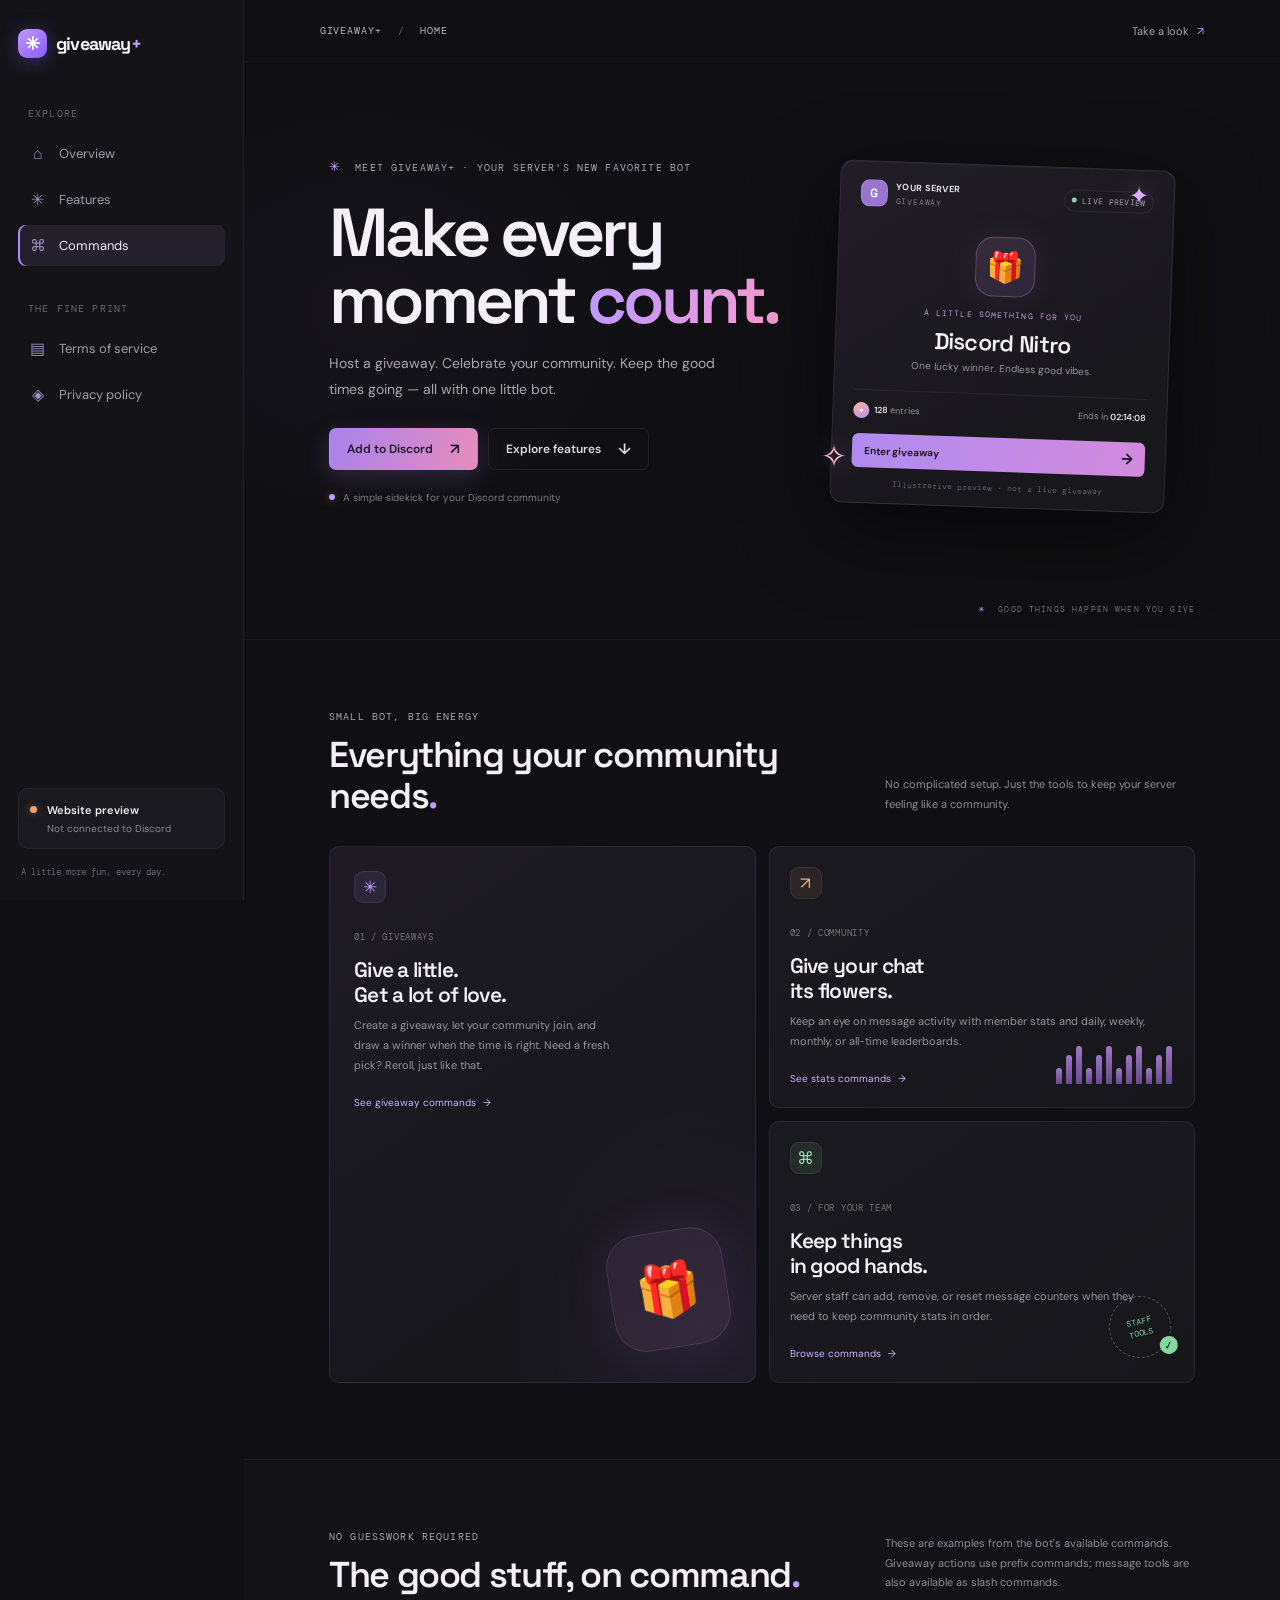
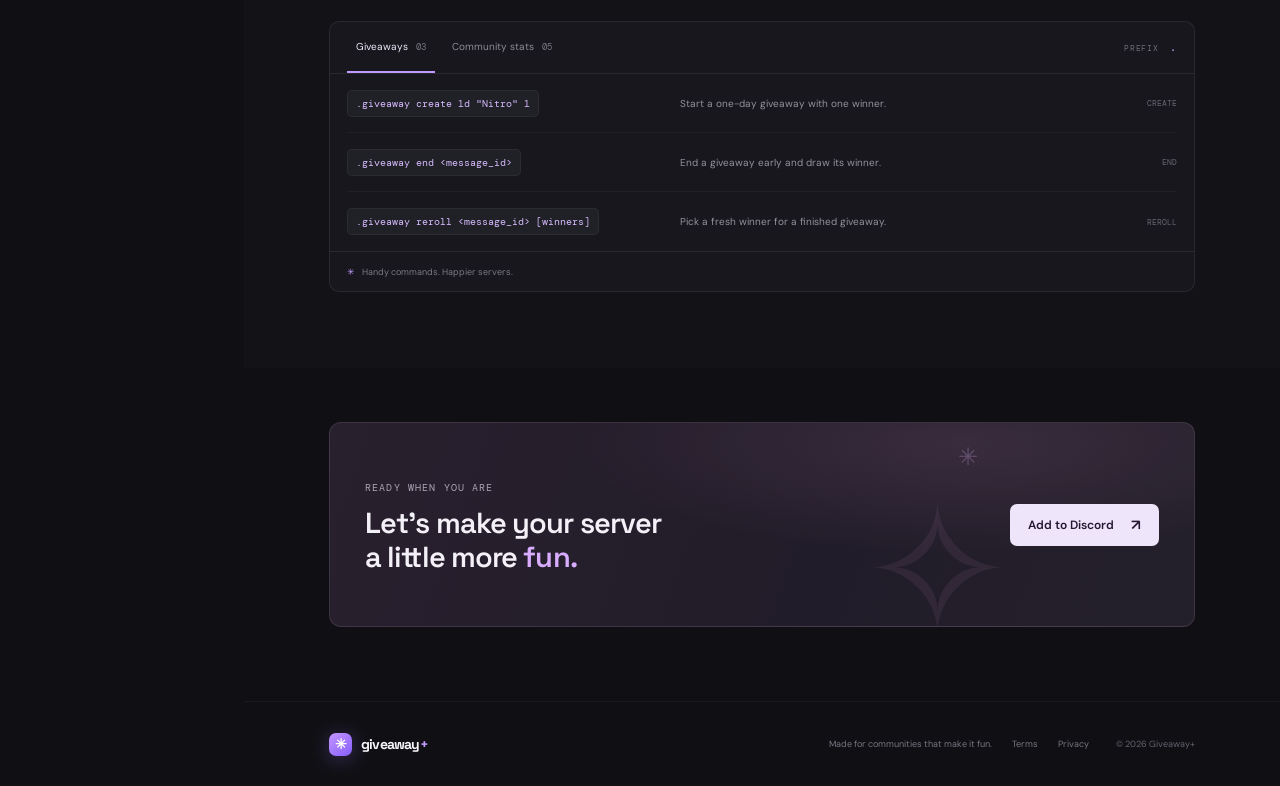
<file: index.html>
<!doctype html>
<html lang="en">
  <head>
    <meta charset="utf-8">
    <meta name="viewport" content="width=device-width, initial-scale=1">
    <meta name="theme-color" content="#101014">
    <meta name="description" content="Meet Giveaway+: simple giveaways, message stats, and community tools for your Discord server.">
    <title>Giveaway+ — Make your server a little more fun</title>
    <link rel="stylesheet" href="styles.css">
    <script src="script.js" defer></script>
  </head>
  <body>
    <aside class="sidebar" id="sidebar">
      <a class="brand" href="index.html#home" aria-label="Giveaway+ home">
        <span class="brand-mark" aria-hidden="true">✳</span>
        <span>giveaway<span class="brand-plus">+</span></span>
      </a>

      <div class="sidebar-label">EXPLORE</div>
      <nav class="side-nav" aria-label="Main navigation">
        <a class="nav-link active" href="index.html#home"><span class="nav-icon">⌂</span>Overview</a>
        <a class="nav-link" href="index.html#features"><span class="nav-icon">✳</span>Features</a>
        <a class="nav-link" href="index.html#commands"><span class="nav-icon">⌘</span>Commands</a>
      </nav>

      <div class="sidebar-label legal-label">THE FINE PRINT</div>
      <nav class="side-nav" aria-label="Legal navigation">
        <a class="nav-link" href="terms.html"><span class="nav-icon">▤</span>Terms of service</a>
        <a class="nav-link" href="privacy.html"><span class="nav-icon">◈</span>Privacy policy</a>
      </nav>

      <div class="sidebar-bottom">
        <div class="preview-note">
          <span class="preview-dot"></span>
          <div><strong>Website preview</strong><small>Not connected to Discord</small></div>
        </div>
        <span class="sidebar-version">A little more fun, every day.</span>
      </div>
    </aside>

    <main class="main-content" id="home">
      <header class="topbar">
        <button class="menu-toggle" type="button" aria-label="Open navigation" aria-expanded="false">☰</button>
        <span class="breadcrumb">GIVEAWAY+ <span>/</span> HOME</span>
        <a class="topbar-link" href="#features">Take a look <span aria-hidden="true">↗</span></a>
      </header>

      <section class="hero section-shell" aria-labelledby="hero-title">
        <div class="hero-copy">
          <div class="eyebrow"><span class="eyebrow-spark">✳</span> MEET GIVEAWAY+ · YOUR SERVER'S NEW FAVORITE BOT</div>
          <h1 id="hero-title">Make every<br>moment <span class="gradient-text">count.</span></h1>
          <p class="hero-description">Host a giveaway. Celebrate your community. Keep the good times going — all with one little bot.</p>
          <div class="hero-actions">
            <button class="button button-primary invite-button" type="button">Add to Discord <span aria-hidden="true">↗</span></button>
            <a class="button button-quiet" href="#features">Explore features <span aria-hidden="true">↓</span></a>
          </div>
          <p class="hero-caption"><span class="caption-dot"></span> A simple sidekick for your Discord community</p>
        </div>

        <div class="hero-art" aria-label="Giveaway preview card">
          <div class="art-glow"></div>
          <div class="floating-star star-one">✦</div>
          <div class="floating-star star-two">✧</div>
          <div class="giveaway-card">
            <div class="card-topline"><span class="server-avatar">G</span><span>YOUR SERVER <small>GIVEAWAY</small></span><span class="live-pill"><i></i> LIVE PREVIEW</span></div>
            <div class="prize-icon" aria-hidden="true">🎁</div>
            <span class="card-kicker">A LITTLE SOMETHING FOR YOU</span>
            <h2>Discord Nitro</h2>
            <p>One lucky winner. Endless good vibes.</p>
            <div class="card-divider"></div>
            <div class="entry-row"><span><span class="avatar-stack">✦</span> <b>128</b> entries</span><span>Ends in <b>02:14:08</b></span></div>
            <button class="enter-button" type="button" aria-label="Demo only: enter giveaway">Enter giveaway <span>→</span></button>
            <span class="demo-caption">Illustrative preview · not a live giveaway</span>
          </div>
          <div class="art-orbit orbit-one"></div>
          <div class="art-orbit orbit-two"></div>
        </div>
        <div class="hero-footnote"><span>✳</span> GOOD THINGS HAPPEN WHEN YOU GIVE</div>
      </section>

      <section class="features section-shell" id="features" aria-labelledby="features-title">
        <div class="section-heading">
          <div>
            <div class="eyebrow">SMALL BOT, BIG ENERGY</div>
            <h2 id="features-title">Everything your community needs<span class="accent-period">.</span></h2>
          </div>
          <p>No complicated setup. Just the tools to keep your server feeling like a community.</p>
        </div>
        <div class="feature-grid">
          <article class="feature-card feature-card-large">
            <div class="feature-icon icon-purple">✳</div>
            <span class="feature-index">01 / GIVEAWAYS</span>
            <h3>Give a little.<br>Get a lot of love.</h3>
            <p>Create a giveaway, let your community join, and draw a winner when the time is right. Need a fresh pick? Reroll, just like that.</p>
            <a href="#commands" class="text-link">See giveaway commands <span>→</span></a>
            <div class="card-decoration decoration-gift" aria-hidden="true">🎁</div>
          </article>
          <article class="feature-card">
            <div class="feature-icon icon-orange">↗</div>
            <span class="feature-index">02 / COMMUNITY</span>
            <h3>Give your chat<br>its flowers.</h3>
            <p>Keep an eye on message activity with member stats and daily, weekly, monthly, or all-time leaderboards.</p>
            <a href="#commands" class="text-link">See stats commands <span>→</span></a>
            <div class="mini-bars" aria-hidden="true"><i></i><i></i><i></i><i></i><i></i><i></i><i></i><i></i><i></i><i></i><i></i><i></i></div>
          </article>
          <article class="feature-card">
            <div class="feature-icon icon-green">⌘</div>
            <span class="feature-index">03 / FOR YOUR TEAM</span>
            <h3>Keep things<br>in good hands.</h3>
            <p>Server staff can add, remove, or reset message counters when they need to keep community stats in order.</p>
            <a href="#commands" class="text-link">Browse commands <span>→</span></a>
            <div class="staff-stamp" aria-hidden="true">STAFF<br>TOOLS <span>✓</span></div>
          </article>
        </div>
      </section>

      <section class="commands section-shell" id="commands" aria-labelledby="commands-title">
        <div class="section-heading commands-heading">
          <div>
            <div class="eyebrow">NO GUESSWORK REQUIRED</div>
            <h2 id="commands-title">The good stuff, on command<span class="accent-period">.</span></h2>
          </div>
          <p>These are examples from the bot's available commands. Giveaway actions use prefix commands; message tools are also available as slash commands.</p>
        </div>
        <div class="command-panel">
          <div class="command-tabs" role="tablist" aria-label="Command categories">
            <button class="command-tab active" type="button" role="tab" aria-selected="true" data-category="giveaways">Giveaways <span>03</span></button>
            <button class="command-tab" type="button" role="tab" aria-selected="false" data-category="community">Community stats <span>05</span></button>
            <span class="prefix-hint">PREFIX <code>.</code></span>
          </div>
          <div class="command-list" id="command-list" aria-live="polite"></div>
          <div class="command-footer"><span class="command-spark">✳</span> Handy commands. Happier servers.</div>
        </div>
      </section>

      <section class="invite-banner section-shell">
        <div class="banner-star" aria-hidden="true">✳</div>
        <div><span class="eyebrow">READY WHEN YOU ARE</span><h2>Let's make your server<br>a little more <span>fun.</span></h2></div>
        <button class="button button-dark invite-button" type="button">Add to Discord <span aria-hidden="true">↗</span></button>
        <span class="banner-decoration" aria-hidden="true">✧</span>
      </section>

      <footer class="footer section-shell">
      <a class="brand footer-brand" href="index.html#home"><span class="brand-mark" aria-hidden="true">✳</span><span>giveaway<span class="brand-plus">+</span></span></a>
      <span>Made for communities that make it fun.</span>
      <a href="terms.html">Terms</a><a href="privacy.html">Privacy</a>
        <span class="footer-copy">© <span id="current-year"></span> Giveaway+</span>
      </footer>
    </main>
    <div class="toast" id="toast" role="status" aria-live="polite"></div>
  </body>
</html>
</file>
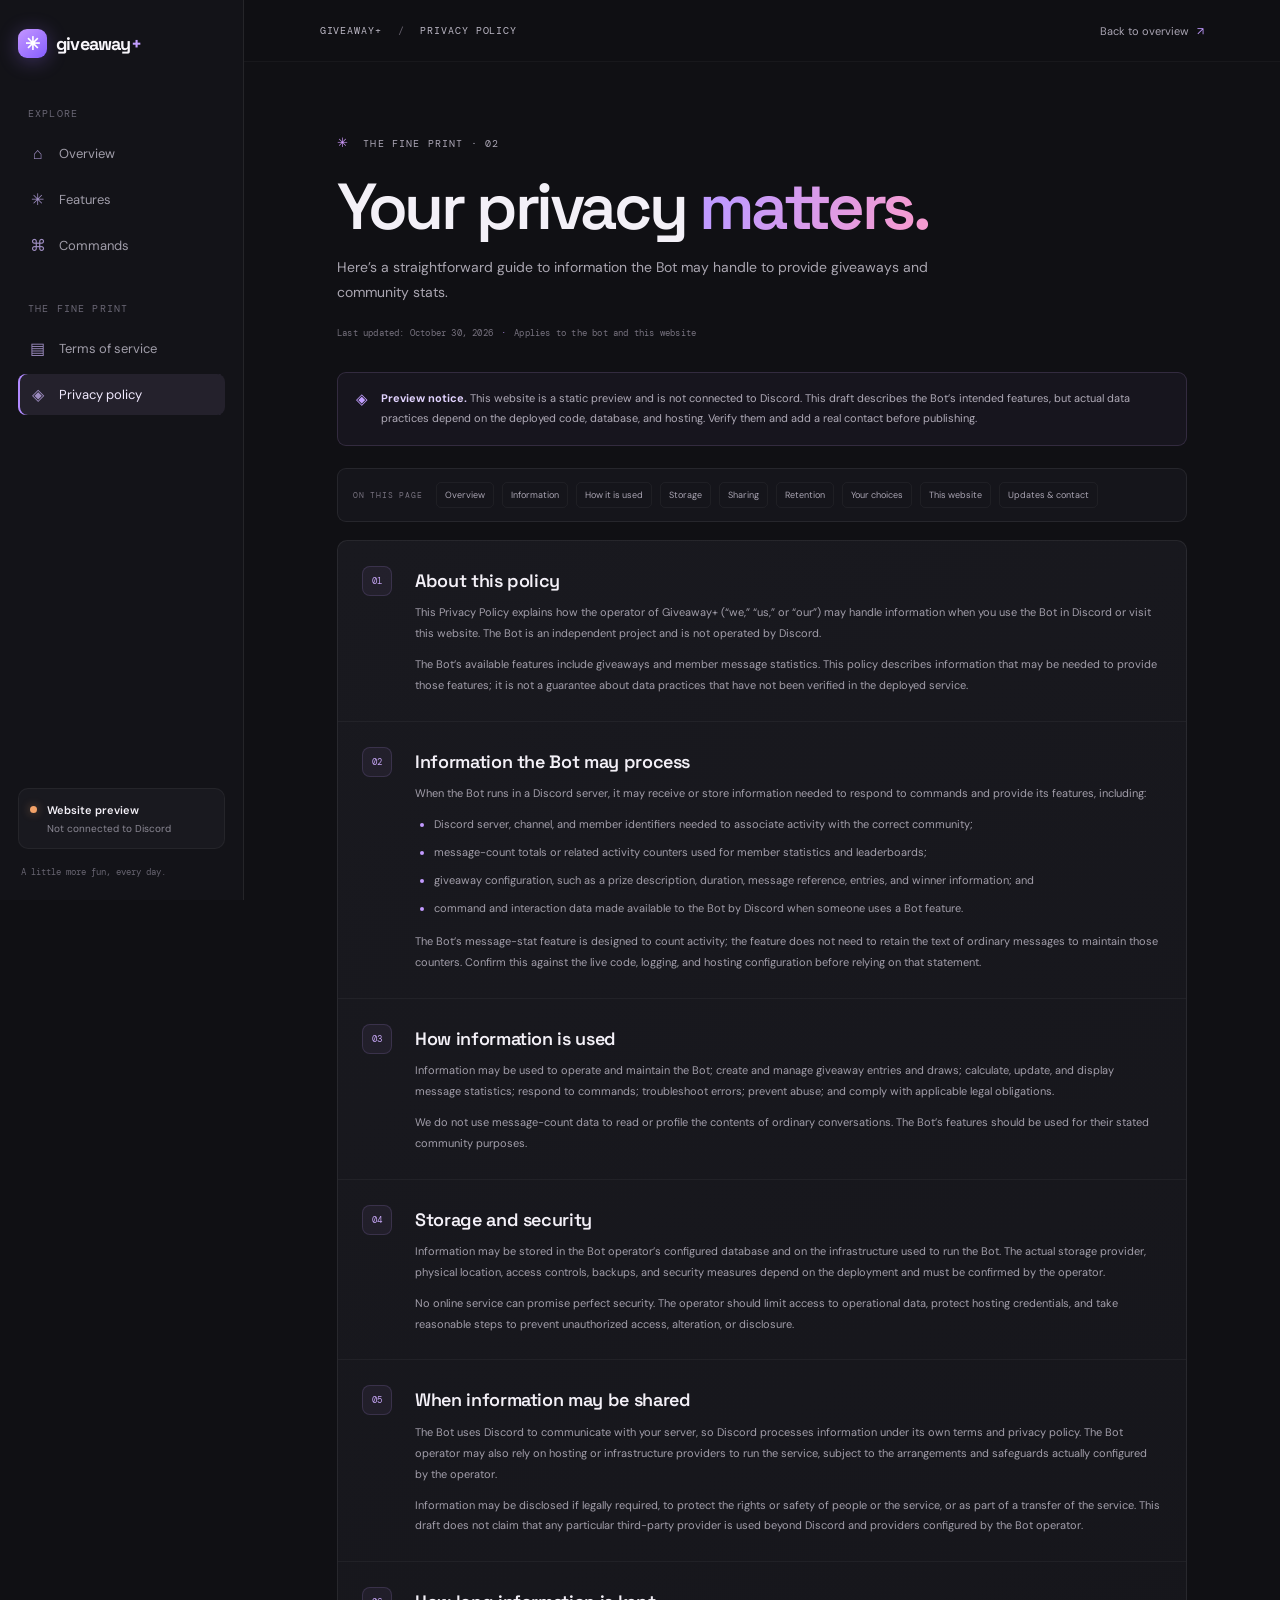
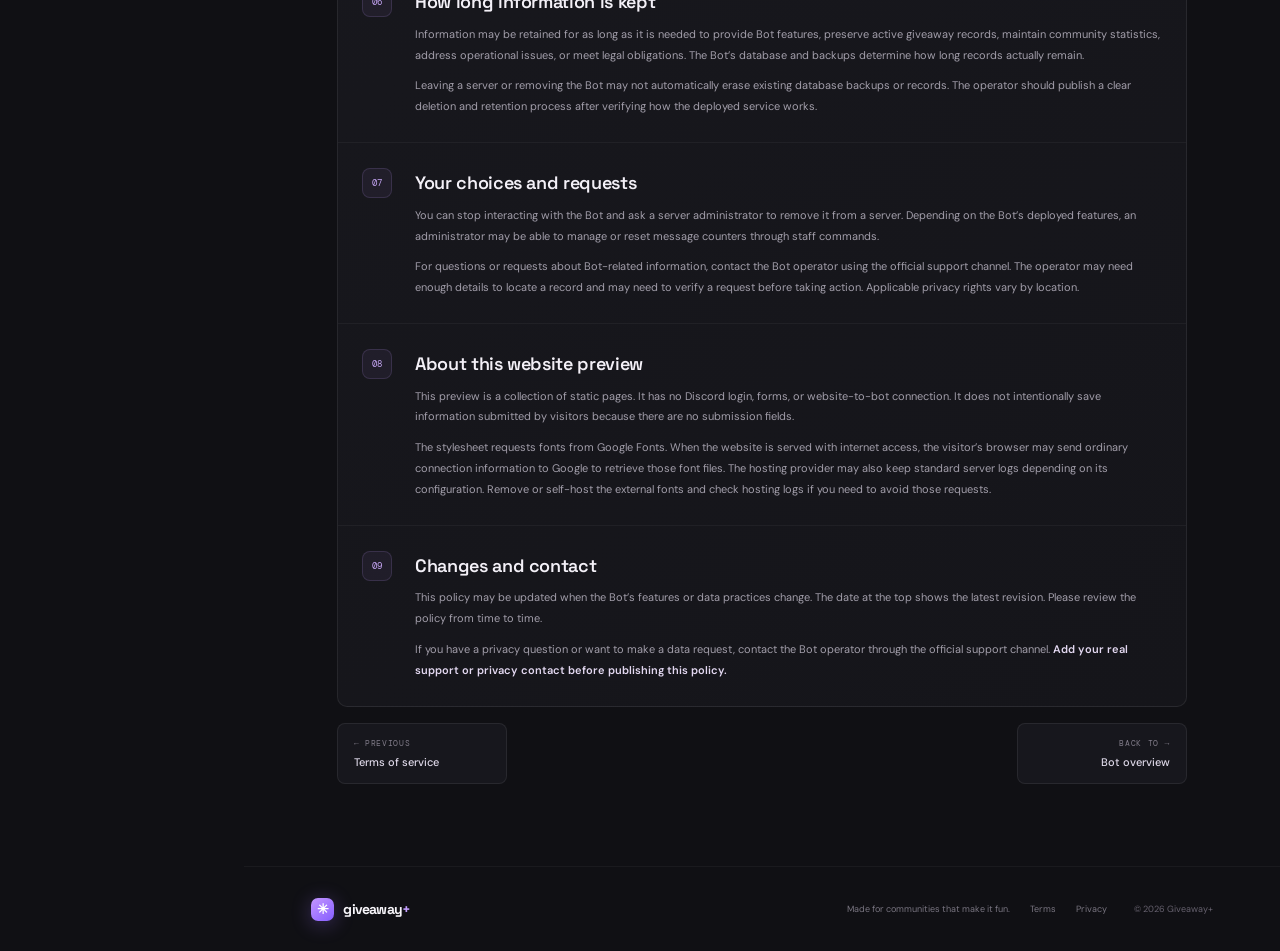
<file: privacy.html>
<!doctype html>
<html lang="en">
  <head>
    <meta charset="utf-8">
    <meta name="viewport" content="width=device-width, initial-scale=1">
    <meta name="theme-color" content="#101014">
    <meta name="description" content="Learn what information Giveaway+ may process and how it is used.">
    <title>Privacy Policy — Giveaway+</title>
    <link rel="stylesheet" href="styles.css">
    <script src="script.js" defer></script>
  </head>
  <body>
    <aside class="sidebar" id="sidebar">
      <a class="brand" href="index.html#home" aria-label="Giveaway+ home">
        <span class="brand-mark" aria-hidden="true">✳</span>
        <span>giveaway<span class="brand-plus">+</span></span>
      </a>
      <div class="sidebar-label">EXPLORE</div>
      <nav class="side-nav" aria-label="Main navigation">
        <a class="nav-link" href="index.html#home"><span class="nav-icon">⌂</span>Overview</a>
        <a class="nav-link" href="index.html#features"><span class="nav-icon">✳</span>Features</a>
        <a class="nav-link" href="index.html#commands"><span class="nav-icon">⌘</span>Commands</a>
      </nav>
      <div class="sidebar-label legal-label">THE FINE PRINT</div>
      <nav class="side-nav" aria-label="Legal navigation">
        <a class="nav-link" href="terms.html"><span class="nav-icon">▤</span>Terms of service</a>
        <a class="nav-link active" href="privacy.html" aria-current="page"><span class="nav-icon">◈</span>Privacy policy</a>
      </nav>
      <div class="sidebar-bottom">
        <div class="preview-note"><span class="preview-dot"></span><div><strong>Website preview</strong><small>Not connected to Discord</small></div></div>
        <span class="sidebar-version">A little more fun, every day.</span>
      </div>
    </aside>

    <main class="main-content legal-page">
      <header class="topbar">
        <button class="menu-toggle" type="button" aria-label="Open navigation" aria-expanded="false">☰</button>
        <span class="breadcrumb"><a href="index.html#home">GIVEAWAY+</a> <span>/</span> PRIVACY POLICY</span>
        <a class="topbar-link" href="index.html#home">Back to overview <span aria-hidden="true">↗</span></a>
      </header>

      <article class="legal-document">
        <header class="document-header">
          <div class="eyebrow"><span class="eyebrow-spark">✳</span> THE FINE PRINT · 02</div>
          <h1>Your privacy <span class="gradient-text">matters.</span></h1>
          <p class="document-lede">Here’s a straightforward guide to information the Bot may handle to provide giveaways and community stats.</p>
          <div class="document-meta"><span>Last updated: October 30, 2026</span><span class="meta-separator">·</span><span>Applies to the bot and this website</span></div>
        </header>

        <aside class="document-notice"><span>◈</span><p><strong>Preview notice.</strong> This website is a static preview and is not connected to Discord. This draft describes the Bot’s intended features, but actual data practices depend on the deployed code, database, and hosting. Verify them and add a real contact before publishing.</p></aside>

        <nav class="document-toc" aria-label="On this page">
          <span>ON THIS PAGE</span>
          <a href="#who-we-are">Overview</a><a href="#information">Information</a><a href="#how-we-use">How it is used</a><a href="#storage">Storage</a><a href="#sharing">Sharing</a><a href="#retention">Retention</a><a href="#your-choices">Your choices</a><a href="#website">This website</a><a href="#updates-contact">Updates & contact</a>
        </nav>

        <div class="document-sections">
          <section class="document-section" id="who-we-are">
            <span class="document-number">01</span>
            <div><h2>About this policy</h2>
              <p>This Privacy Policy explains how the operator of Giveaway+ (“we,” “us,” or “our”) may handle information when you use the Bot in Discord or visit this website. The Bot is an independent project and is not operated by Discord.</p>
              <p>The Bot’s available features include giveaways and member message statistics. This policy describes information that may be needed to provide those features; it is not a guarantee about data practices that have not been verified in the deployed service.</p>
            </div>
          </section>
          <section class="document-section" id="information">
            <span class="document-number">02</span>
            <div><h2>Information the Bot may process</h2>
              <p>When the Bot runs in a Discord server, it may receive or store information needed to respond to commands and provide its features, including:</p>
              <ul>
                <li>Discord server, channel, and member identifiers needed to associate activity with the correct community;</li>
                <li>message-count totals or related activity counters used for member statistics and leaderboards;</li>
                <li>giveaway configuration, such as a prize description, duration, message reference, entries, and winner information; and</li>
                <li>command and interaction data made available to the Bot by Discord when someone uses a Bot feature.</li>
              </ul>
              <p>The Bot’s message-stat feature is designed to count activity; the feature does not need to retain the text of ordinary messages to maintain those counters. Confirm this against the live code, logging, and hosting configuration before relying on that statement.</p>
            </div>
          </section>
          <section class="document-section" id="how-we-use">
            <span class="document-number">03</span>
            <div><h2>How information is used</h2>
              <p>Information may be used to operate and maintain the Bot; create and manage giveaway entries and draws; calculate, update, and display message statistics; respond to commands; troubleshoot errors; prevent abuse; and comply with applicable legal obligations.</p>
              <p>We do not use message-count data to read or profile the contents of ordinary conversations. The Bot’s features should be used for their stated community purposes.</p>
            </div>
          </section>
          <section class="document-section" id="storage">
            <span class="document-number">04</span>
            <div><h2>Storage and security</h2>
              <p>Information may be stored in the Bot operator’s configured database and on the infrastructure used to run the Bot. The actual storage provider, physical location, access controls, backups, and security measures depend on the deployment and must be confirmed by the operator.</p>
              <p>No online service can promise perfect security. The operator should limit access to operational data, protect hosting credentials, and take reasonable steps to prevent unauthorized access, alteration, or disclosure.</p>
            </div>
          </section>
          <section class="document-section" id="sharing">
            <span class="document-number">05</span>
            <div><h2>When information may be shared</h2>
              <p>The Bot uses Discord to communicate with your server, so Discord processes information under its own terms and privacy policy. The Bot operator may also rely on hosting or infrastructure providers to run the service, subject to the arrangements and safeguards actually configured by the operator.</p>
              <p>Information may be disclosed if legally required, to protect the rights or safety of people or the service, or as part of a transfer of the service. This draft does not claim that any particular third-party provider is used beyond Discord and providers configured by the Bot operator.</p>
            </div>
          </section>
          <section class="document-section" id="retention">
            <span class="document-number">06</span>
            <div><h2>How long information is kept</h2>
              <p>Information may be retained for as long as it is needed to provide Bot features, preserve active giveaway records, maintain community statistics, address operational issues, or meet legal obligations. The Bot’s database and backups determine how long records actually remain.</p>
              <p>Leaving a server or removing the Bot may not automatically erase existing database backups or records. The operator should publish a clear deletion and retention process after verifying how the deployed service works.</p>
            </div>
          </section>
          <section class="document-section" id="your-choices">
            <span class="document-number">07</span>
            <div><h2>Your choices and requests</h2>
              <p>You can stop interacting with the Bot and ask a server administrator to remove it from a server. Depending on the Bot’s deployed features, an administrator may be able to manage or reset message counters through staff commands.</p>
              <p>For questions or requests about Bot-related information, contact the Bot operator using the official support channel. The operator may need enough details to locate a record and may need to verify a request before taking action. Applicable privacy rights vary by location.</p>
            </div>
          </section>
          <section class="document-section" id="website">
            <span class="document-number">08</span>
            <div><h2>About this website preview</h2>
              <p>This preview is a collection of static pages. It has no Discord login, forms, or website-to-bot connection. It does not intentionally save information submitted by visitors because there are no submission fields.</p>
              <p>The stylesheet requests fonts from Google Fonts. When the website is served with internet access, the visitor’s browser may send ordinary connection information to Google to retrieve those font files. The hosting provider may also keep standard server logs depending on its configuration. Remove or self-host the external fonts and check hosting logs if you need to avoid those requests.</p>
            </div>
          </section>
          <section class="document-section" id="updates-contact">
            <span class="document-number">09</span>
            <div><h2>Changes and contact</h2>
              <p>This policy may be updated when the Bot’s features or data practices change. The date at the top shows the latest revision. Please review the policy from time to time.</p>
              <p>If you have a privacy question or want to make a data request, contact the Bot operator through the official support channel. <strong>Add your real support or privacy contact before publishing this policy.</strong></p>
            </div>
          </section>
        </div>

        <nav class="document-next" aria-label="More information">
          <a href="terms.html"><span>← PREVIOUS</span><strong>Terms of service</strong></a>
          <a href="index.html#home"><span>BACK TO →</span><strong>Bot overview</strong></a>
        </nav>
      </article>

      <footer class="footer section-shell">
        <a class="brand footer-brand" href="index.html#home"><span class="brand-mark" aria-hidden="true">✳</span><span>giveaway<span class="brand-plus">+</span></span></a>
        <span>Made for communities that make it fun.</span>
        <a href="terms.html">Terms</a><a href="privacy.html" aria-current="page">Privacy</a>
        <span class="footer-copy">© <span id="current-year"></span> Giveaway+</span>
      </footer>
    </main>
  </body>
</html>
</file>
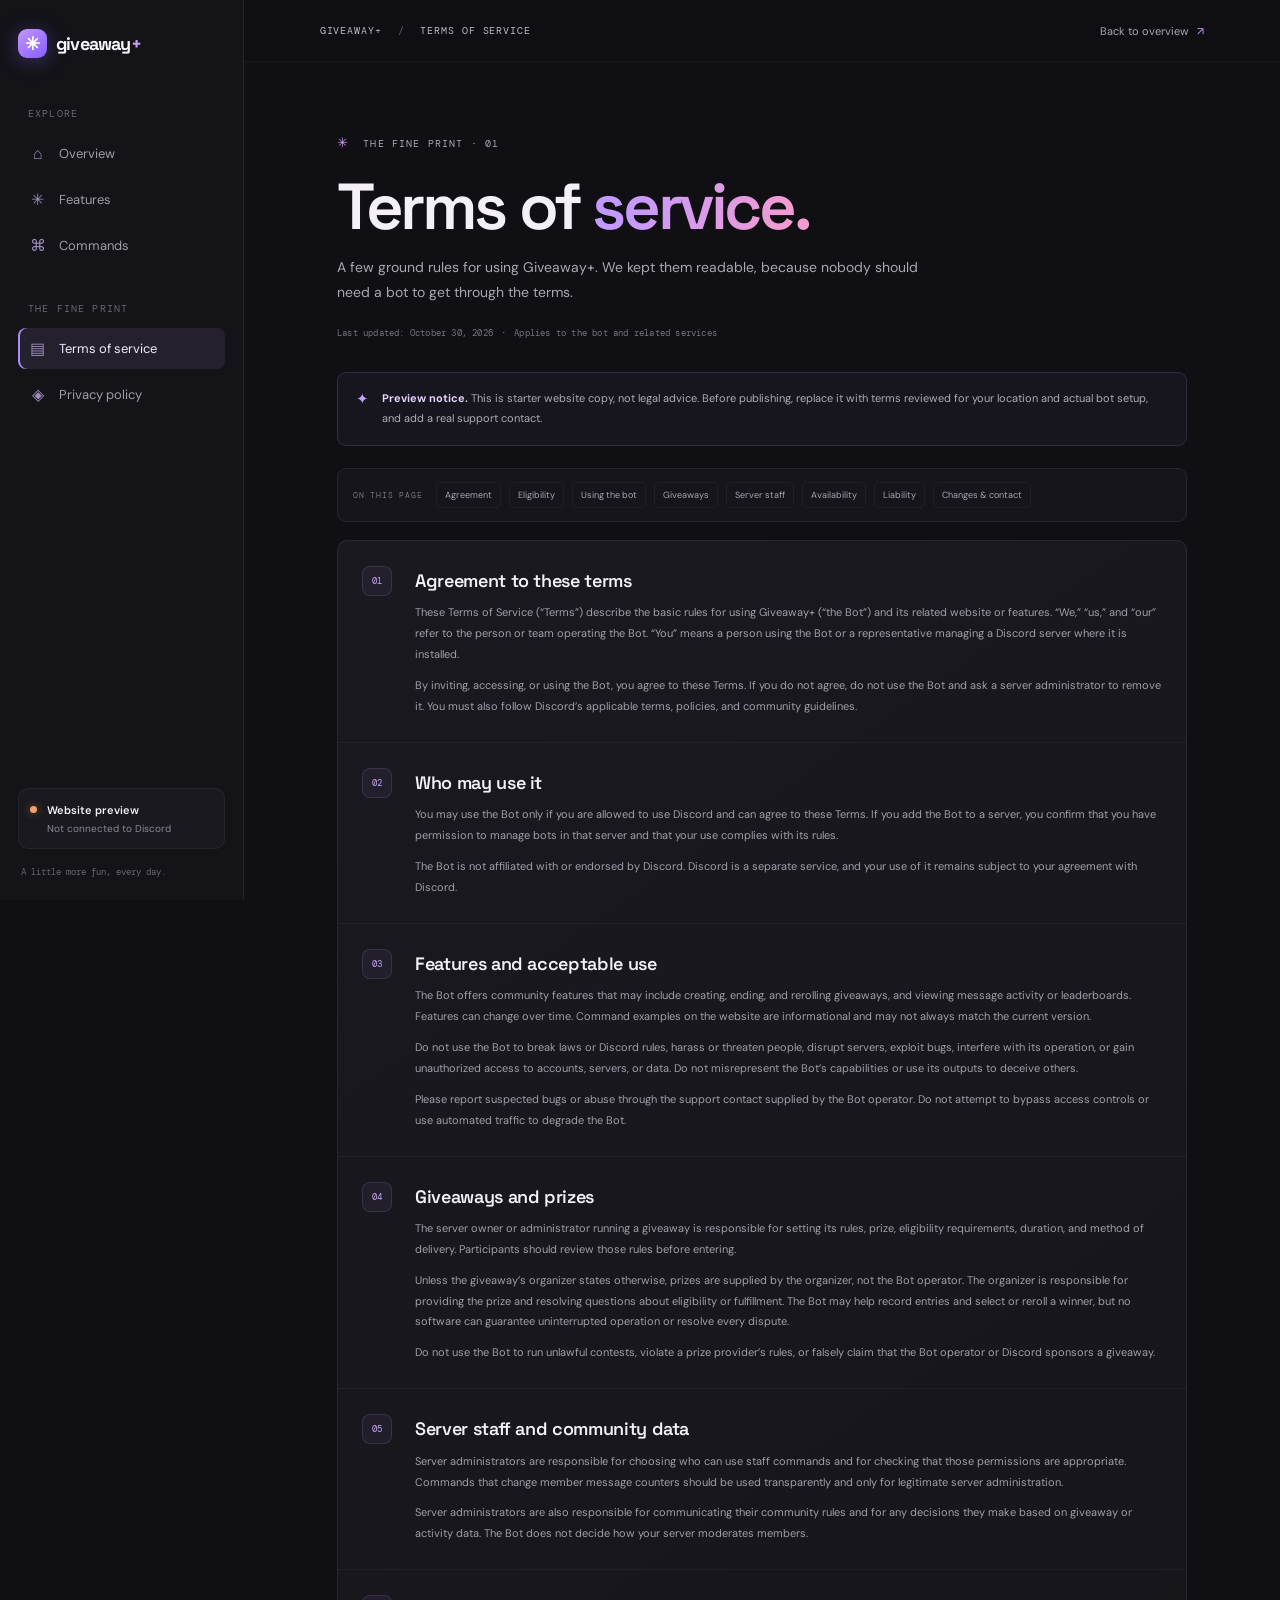
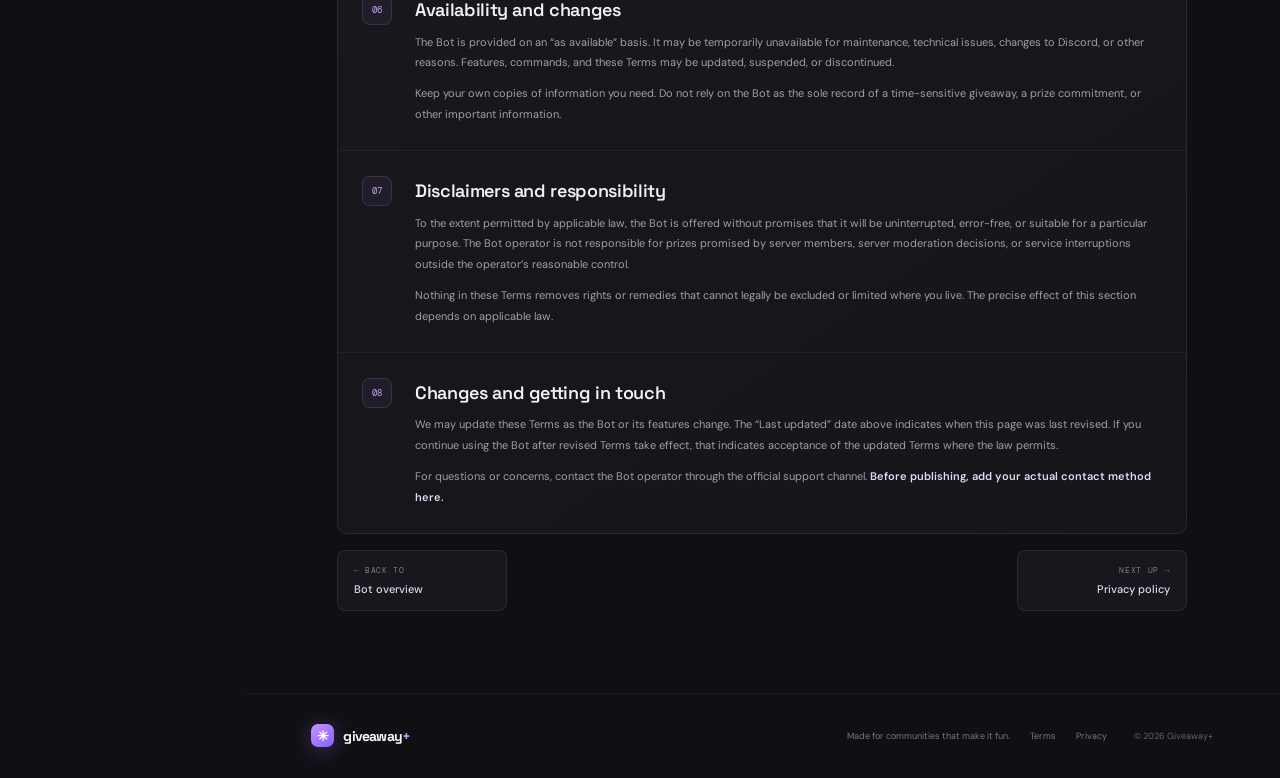
<file: terms.html>
<!doctype html>
<html lang="en">
  <head>
    <meta charset="utf-8">
    <meta name="viewport" content="width=device-width, initial-scale=1">
    <meta name="theme-color" content="#101014">
    <meta name="description" content="Terms for using Giveaway+ and its Discord community features.">
    <title>Terms of Service — Giveaway+</title>
    <link rel="stylesheet" href="styles.css">
    <script src="script.js" defer></script>
  </head>
  <body>
    <aside class="sidebar" id="sidebar">
      <a class="brand" href="index.html#home" aria-label="Giveaway+ home">
        <span class="brand-mark" aria-hidden="true">✳</span>
        <span>giveaway<span class="brand-plus">+</span></span>
      </a>
      <div class="sidebar-label">EXPLORE</div>
      <nav class="side-nav" aria-label="Main navigation">
        <a class="nav-link" href="index.html#home"><span class="nav-icon">⌂</span>Overview</a>
        <a class="nav-link" href="index.html#features"><span class="nav-icon">✳</span>Features</a>
        <a class="nav-link" href="index.html#commands"><span class="nav-icon">⌘</span>Commands</a>
      </nav>
      <div class="sidebar-label legal-label">THE FINE PRINT</div>
      <nav class="side-nav" aria-label="Legal navigation">
        <a class="nav-link active" href="terms.html" aria-current="page"><span class="nav-icon">▤</span>Terms of service</a>
        <a class="nav-link" href="privacy.html"><span class="nav-icon">◈</span>Privacy policy</a>
      </nav>
      <div class="sidebar-bottom">
        <div class="preview-note"><span class="preview-dot"></span><div><strong>Website preview</strong><small>Not connected to Discord</small></div></div>
        <span class="sidebar-version">A little more fun, every day.</span>
      </div>
    </aside>

    <main class="main-content legal-page">
      <header class="topbar">
        <button class="menu-toggle" type="button" aria-label="Open navigation" aria-expanded="false">☰</button>
        <span class="breadcrumb"><a href="index.html#home">GIVEAWAY+</a> <span>/</span> TERMS OF SERVICE</span>
        <a class="topbar-link" href="index.html#home">Back to overview <span aria-hidden="true">↗</span></a>
      </header>

      <article class="legal-document">
        <header class="document-header">
          <div class="eyebrow"><span class="eyebrow-spark">✳</span> THE FINE PRINT · 01</div>
          <h1>Terms of <span class="gradient-text">service.</span></h1>
          <p class="document-lede">A few ground rules for using Giveaway+. We kept them readable, because nobody should need a bot to get through the terms.</p>
          <div class="document-meta"><span>Last updated: October 30, 2026</span><span class="meta-separator">·</span><span>Applies to the bot and related services</span></div>
        </header>

        <aside class="document-notice"><span>✦</span><p><strong>Preview notice.</strong> This is starter website copy, not legal advice. Before publishing, replace it with terms reviewed for your location and actual bot setup, and add a real support contact.</p></aside>

        <nav class="document-toc" aria-label="On this page">
          <span>ON THIS PAGE</span>
          <a href="#acceptance">Agreement</a><a href="#eligibility">Eligibility</a><a href="#features-and-use">Using the bot</a><a href="#giveaways">Giveaways</a><a href="#staff">Server staff</a><a href="#availability">Availability</a><a href="#liability">Liability</a><a href="#changes-contact">Changes & contact</a>
        </nav>

        <div class="document-sections">
          <section class="document-section" id="acceptance">
            <span class="document-number">01</span>
            <div><h2>Agreement to these terms</h2>
              <p>These Terms of Service (“Terms”) describe the basic rules for using Giveaway+ (“the Bot”) and its related website or features. “We,” “us,” and “our” refer to the person or team operating the Bot. “You” means a person using the Bot or a representative managing a Discord server where it is installed.</p>
              <p>By inviting, accessing, or using the Bot, you agree to these Terms. If you do not agree, do not use the Bot and ask a server administrator to remove it. You must also follow Discord’s applicable terms, policies, and community guidelines.</p>
            </div>
          </section>
          <section class="document-section" id="eligibility">
            <span class="document-number">02</span>
            <div><h2>Who may use it</h2>
              <p>You may use the Bot only if you are allowed to use Discord and can agree to these Terms. If you add the Bot to a server, you confirm that you have permission to manage bots in that server and that your use complies with its rules.</p>
              <p>The Bot is not affiliated with or endorsed by Discord. Discord is a separate service, and your use of it remains subject to your agreement with Discord.</p>
            </div>
          </section>
          <section class="document-section" id="features-and-use">
            <span class="document-number">03</span>
            <div><h2>Features and acceptable use</h2>
              <p>The Bot offers community features that may include creating, ending, and rerolling giveaways, and viewing message activity or leaderboards. Features can change over time. Command examples on the website are informational and may not always match the current version.</p>
              <p>Do not use the Bot to break laws or Discord rules, harass or threaten people, disrupt servers, exploit bugs, interfere with its operation, or gain unauthorized access to accounts, servers, or data. Do not misrepresent the Bot’s capabilities or use its outputs to deceive others.</p>
              <p>Please report suspected bugs or abuse through the support contact supplied by the Bot operator. Do not attempt to bypass access controls or use automated traffic to degrade the Bot.</p>
            </div>
          </section>
          <section class="document-section" id="giveaways">
            <span class="document-number">04</span>
            <div><h2>Giveaways and prizes</h2>
              <p>The server owner or administrator running a giveaway is responsible for setting its rules, prize, eligibility requirements, duration, and method of delivery. Participants should review those rules before entering.</p>
              <p>Unless the giveaway’s organizer states otherwise, prizes are supplied by the organizer, not the Bot operator. The organizer is responsible for providing the prize and resolving questions about eligibility or fulfillment. The Bot may help record entries and select or reroll a winner, but no software can guarantee uninterrupted operation or resolve every dispute.</p>
              <p>Do not use the Bot to run unlawful contests, violate a prize provider’s rules, or falsely claim that the Bot operator or Discord sponsors a giveaway.</p>
            </div>
          </section>
          <section class="document-section" id="staff">
            <span class="document-number">05</span>
            <div><h2>Server staff and community data</h2>
              <p>Server administrators are responsible for choosing who can use staff commands and for checking that those permissions are appropriate. Commands that change member message counters should be used transparently and only for legitimate server administration.</p>
              <p>Server administrators are also responsible for communicating their community rules and for any decisions they make based on giveaway or activity data. The Bot does not decide how your server moderates members.</p>
            </div>
          </section>
          <section class="document-section" id="availability">
            <span class="document-number">06</span>
            <div><h2>Availability and changes</h2>
              <p>The Bot is provided on an “as available” basis. It may be temporarily unavailable for maintenance, technical issues, changes to Discord, or other reasons. Features, commands, and these Terms may be updated, suspended, or discontinued.</p>
              <p>Keep your own copies of information you need. Do not rely on the Bot as the sole record of a time-sensitive giveaway, a prize commitment, or other important information.</p>
            </div>
          </section>
          <section class="document-section" id="liability">
            <span class="document-number">07</span>
            <div><h2>Disclaimers and responsibility</h2>
              <p>To the extent permitted by applicable law, the Bot is offered without promises that it will be uninterrupted, error-free, or suitable for a particular purpose. The Bot operator is not responsible for prizes promised by server members, server moderation decisions, or service interruptions outside the operator’s reasonable control.</p>
              <p>Nothing in these Terms removes rights or remedies that cannot legally be excluded or limited where you live. The precise effect of this section depends on applicable law.</p>
            </div>
          </section>
          <section class="document-section" id="changes-contact">
            <span class="document-number">08</span>
            <div><h2>Changes and getting in touch</h2>
              <p>We may update these Terms as the Bot or its features change. The “Last updated” date above indicates when this page was last revised. If you continue using the Bot after revised Terms take effect, that indicates acceptance of the updated Terms where the law permits.</p>
              <p>For questions or concerns, contact the Bot operator through the official support channel. <strong>Before publishing, add your actual contact method here.</strong></p>
            </div>
          </section>
        </div>

        <nav class="document-next" aria-label="More information">
          <a href="index.html#home"><span>← BACK TO</span><strong>Bot overview</strong></a>
          <a href="privacy.html"><span>NEXT UP →</span><strong>Privacy policy</strong></a>
        </nav>
      </article>

      <footer class="footer section-shell">
        <a class="brand footer-brand" href="index.html#home"><span class="brand-mark" aria-hidden="true">✳</span><span>giveaway<span class="brand-plus">+</span></span></a>
        <span>Made for communities that make it fun.</span>
        <a href="terms.html" aria-current="page">Terms</a><a href="privacy.html">Privacy</a>
        <span class="footer-copy">© <span id="current-year"></span> Giveaway+</span>
      </footer>
    </main>
  </body>
</html>
</file>
<file: styles.css>
@import url("https://fonts.googleapis.com/css2?family=DM+Mono:wght@400;500&family=DM+Sans:wght@400;500;600;700&family=Space+Grotesk:wght@400;500;600;700&display=swap");

:root {
  color-scheme: dark;
  --bg: #101014;
  --panel: #17171d;
  --panel-soft: #1b1b22;
  --border: rgba(255, 255, 255, .075);
  --text: #f3f0f7;
  --muted: #9a97a4;
  --purple: #a686ff;
  --pink: #ff83bf;
  --mono: "DM Mono", Consolas, monospace;
  --display: "Space Grotesk", "Segoe UI", sans-serif;
  --body: "DM Sans", "Segoe UI", sans-serif;
}

* { box-sizing: border-box; }
html { scroll-behavior: smooth; scroll-padding-top: 88px; }
body { margin: 0; background: var(--bg); color: var(--text); font-family: var(--body); font-size: 15px; -webkit-font-smoothing: antialiased; }
a { color: inherit; text-decoration: none; }
button { font: inherit; }
::selection { color: #141218; background: #d3baff; }

.sidebar { position: fixed; z-index: 5; inset: 0 auto 0 0; display: flex; width: 244px; flex-direction: column; padding: 29px 18px 22px; background: #131318; border-right: 1px solid var(--border); }
.brand { display: inline-flex; align-items: center; gap: 9px; width: fit-content; color: #f8f6fb; font-family: var(--display); font-size: 18px; font-weight: 700; letter-spacing: -.8px; }
.brand-plus { color: #c39eff; }
.brand-mark { display: grid; width: 29px; height: 29px; place-items: center; border-radius: 9px; background: linear-gradient(140deg, #c496ff, #855eff); box-shadow: 0 3px 20px #9a72ff52; color: white; font-size: 18px; }
.brand-light { color: #aaa5b3; font-weight: 500; }
.sidebar-label { margin: 49px 0 13px 10px; color: #696674; font: 10px var(--mono); letter-spacing: 1.15px; }
.legal-label { margin-top: 36px; }
.side-nav { display: grid; gap: 5px; }
.nav-link { display: flex; align-items: center; gap: 12px; min-height: 41px; padding: 0 10px; border-radius: 8px; color: #a09da9; font-size: 13px; transition: background .2s, color .2s; }
.nav-link:hover, .nav-link.active { background: #24212c; color: #f1eaff; }
.nav-link.active { box-shadow: inset 2px 0 #b18aff; }
.nav-icon { display: grid; width: 19px; place-items: center; color: #9e8dc1; font-size: 16px; }
.sidebar-bottom { margin-top: auto; }
.preview-note { display: flex; align-items: flex-start; gap: 10px; padding: 13px 11px; border: 1px solid #ffffff0d; border-radius: 10px; background: #19191f; }
.preview-note strong, .preview-note small { display: block; }
.preview-note strong { margin: 1px 0 5px; font-size: 11px; font-weight: 600; }
.preview-note small { color: #8c8995; font-size: 10px; }
.preview-dot, .caption-dot { flex: 0 0 auto; width: 7px; height: 7px; margin-top: 4px; border-radius: 50%; background: #f3a268; box-shadow: 0 0 10px #f3a26877; }
.sidebar-version { display: block; margin: 17px 0 0 3px; color: #676470; font: 9px var(--mono); }

.main-content { max-width: 1540px; margin-left: 244px; overflow: hidden; }
.topbar { position: sticky; z-index: 4; top: 0; display: flex; height: 62px; align-items: center; justify-content: space-between; padding: 0 7.3%; border-bottom: 1px solid #ffffff0a; background: #101014ed; backdrop-filter: blur(14px); }
.breadcrumb { color: #bbb7c4; font: 10px var(--mono); letter-spacing: .9px; }
.breadcrumb span { padding: 0 9px; color: #66616d; }
.topbar-link { color: #aaa5b3; font-size: 11px; transition: color .2s; }
.topbar-link:hover { color: white; }
.topbar-link span { padding-left: 5px; color: #c19aff; }
.menu-toggle { display: none; border: 0; background: transparent; color: var(--text); }
.section-shell { padding-right: 8.2%; padding-left: 8.2%; }

.hero { position: relative; display: grid; min-height: 577px; grid-template-columns: 1.08fr .92fr; align-items: center; gap: 28px; padding-top: 49px; padding-bottom: 78px; }
.hero::before { position: absolute; z-index: -1; top: 7%; left: -13%; width: 50%; height: 72%; background: radial-gradient(ellipse, #633e7a14, transparent 70%); content: ""; pointer-events: none; }
.eyebrow { color: #aaa5b4; font: 10px var(--mono); letter-spacing: 1.15px; }
.eyebrow-spark { margin-right: 7px; color: #d19bff; font-size: 13px; }
.hero h1 { margin: 24px 0 18px; font: 600 clamp(48px, 5.3vw, 72px)/.99 var(--display); letter-spacing: -4px; }
.gradient-text { background: linear-gradient(105deg, #c09aff 13%, #f49bd2 90%); background-clip: text; -webkit-text-fill-color: transparent; }
.hero-description { max-width: 405px; color: #aaa6b1; font-size: 14px; line-height: 1.8; }
.hero-actions { display: flex; flex-wrap: wrap; gap: 10px; margin-top: 26px; }
.button { display: inline-flex; min-height: 42px; align-items: center; justify-content: center; gap: 17px; padding: 0 17px; border: 1px solid transparent; border-radius: 7px; cursor: pointer; font-size: 12px; font-weight: 600; transition: transform .18s, filter .18s, border-color .18s; }
.button:hover { transform: translateY(-2px); filter: brightness(1.08); }
.button-primary { background: linear-gradient(105deg, #a982ed, #e78cbe); box-shadow: 0 7px 24px #b283e433; color: #21172b; }
.button-quiet { border-color: #ffffff13; color: #dedbe4; }
.button-quiet:hover { border-color: #ffffff33; }
.button span { font-size: 15px; }
.hero-caption { display: flex; align-items: center; gap: 8px; margin-top: 21px; color: #7e7b87; font-size: 10px; }
.hero-caption .caption-dot { width: 6px; height: 6px; margin: 0; background: #bb9cff; }
.hero-art { position: relative; display: grid; min-height: 380px; place-items: center; isolation: isolate; }
.art-glow { position: absolute; z-index: -1; width: 84%; height: 80%; border-radius: 50%; background: radial-gradient(ellipse, #9562be30 0%, #a567b20e 48%, transparent 73%); filter: blur(7px); }
.giveaway-card { position: relative; z-index: 1; width: min(100%, 335px); padding: 18px 20px 14px; border: 1px solid #ffffff18; border-radius: 13px; background: linear-gradient(145deg, #211d27, #18171c 70%); box-shadow: 0 25px 80px #0008, 0 1px 0 #ffffff0a inset; transform: rotate(2deg); }
.card-topline { display: flex; align-items: center; gap: 8px; color: #e5e0ec; font-size: 9px; font-weight: 700; letter-spacing: .3px; }
.server-avatar { display: grid; width: 27px; height: 27px; place-items: center; border: 1px solid #ffffff20; border-radius: 9px; background: #9975cf; color: white; font: 600 12px var(--display); }
.card-topline small { display: block; margin-top: 3px; color: #807c89; font: 8px var(--mono); letter-spacing: .8px; }
.live-pill { display: inline-flex; align-items: center; gap: 5px; margin-left: auto; padding: 5px 7px; border: 1px solid #ffffff12; border-radius: 20px; color: #aaa4b2; font: 8px var(--mono); }
.live-pill i { width: 5px; height: 5px; border-radius: 50%; background: #85d9a1; }
.prize-icon { display: grid; width: 60px; height: 60px; place-items: center; margin: 26px auto 13px; border: 1px solid #f5b5e83d; border-radius: 18px; background: linear-gradient(145deg, #e99cc122, #a57bff22); font-size: 30px; box-shadow: 0 0 35px #d694e618; }
.card-kicker { display: block; color: #c29ede; text-align: center; font: 8px var(--mono); letter-spacing: 1.1px; }
.giveaway-card h2 { margin: 8px 0 4px; font: 600 23px var(--display); letter-spacing: -.7px; text-align: center; }
.giveaway-card > p { margin: 0; color: #96919e; font-size: 10px; text-align: center; }
.card-divider { height: 1px; margin: 19px 0 12px; background: #ffffff12; }
.entry-row { display: flex; justify-content: space-between; color: #9995a1; font-size: 9px; }
.entry-row b { color: #e4dfea; font-weight: 600; }
.avatar-stack { display: inline-grid; width: 16px; height: 16px; place-items: center; margin-right: 3px; border-radius: 50%; background: linear-gradient(145deg, #ffb98e, #b78cff); color: white; font-size: 8px; vertical-align: middle; }
.enter-button { display: flex; width: 100%; min-height: 34px; align-items: center; justify-content: space-between; margin-top: 15px; padding: 0 12px; border: 0; border-radius: 6px; background: linear-gradient(100deg, #af8bef, #d38bdd); color: #21172b; font-size: 10px; font-weight: 700; }
.enter-button span { font-size: 15px; }
.demo-caption { display: block; margin-top: 11px; color: #66616e; font: 8px var(--mono); text-align: center; }
.floating-star { position: absolute; z-index: 2; color: #ddadff; text-shadow: 0 0 23px #d58cff9c; }
.star-one { top: 9%; right: 12%; font-size: 24px; }
.star-two { bottom: 13%; left: 3%; color: #ffb9cf; font-size: 31px; }
.art-orbit { position: absolute; z-index: -1; width: 300px; height: 155px; border: 1px solid #dcafff13; border-radius: 50%; transform: rotate(-31deg); }
.orbit-two { width: 350px; height: 188px; border-color: #f4a8d20d; transform: rotate(31deg); }
.hero-footnote { position: absolute; right: 8.2%; bottom: 25px; color: #706b79; font: 8px var(--mono); letter-spacing: 1.15px; }
.hero-footnote span { margin-right: 6px; color: #d09aff; }

.features, .commands { padding-top: 70px; padding-bottom: 76px; border-top: 1px solid #ffffff0a; }
.section-heading { display: flex; align-items: flex-end; justify-content: space-between; gap: 35px; margin-bottom: 28px; }
.section-heading h2, .legal-heading h2 { margin: 12px 0 0; font: 600 clamp(26px, 3vw, 36px)/1.15 var(--display); letter-spacing: -1.35px; }
.accent-period { color: #c29bff; }
.section-heading > p { max-width: 310px; margin: 0 0 3px; color: #908c98; font-size: 11px; line-height: 1.8; }
.feature-grid { display: grid; grid-template-columns: repeat(2, minmax(0, 1fr)); gap: 13px; }
.feature-card { position: relative; min-height: 243px; overflow: hidden; padding: 20px; border: 1px solid var(--border); border-radius: 10px; background: linear-gradient(145deg, #1a191f, #16161b); }
.feature-card-large { grid-row: span 2; min-height: 499px; padding: 24px; background: radial-gradient(ellipse at 87% 89%, #9b64d11b, transparent 36%), linear-gradient(145deg, #1e1b25, #16161b 70%); }
.feature-icon { display: grid; width: 32px; height: 32px; place-items: center; margin-bottom: 22px; border: 1px solid #ffffff12; border-radius: 9px; font-size: 17px; }
.icon-purple { background: #a983e51b; color: #c09cff; }
.icon-orange { background: #e99f6618; color: #f0ad79; }
.icon-green { background: #80d5a41b; color: #94deb1; }
.feature-index { color: #77727f; font: 9px var(--mono); letter-spacing: .7px; }
.feature-card h3 { margin: 12px 0 9px; font: 600 21px/1.2 var(--display); letter-spacing: -.7px; }
.feature-card > p { max-width: 370px; margin: 0; color: #97939f; font-size: 11px; line-height: 1.8; }
.feature-card-large > p { max-width: 270px; }
.text-link { display: inline-flex; align-items: center; gap: 7px; margin-top: 20px; color: #cfb3ff; font-size: 10px; }
.text-link span { transition: transform .2s; }
.text-link:hover span { transform: translateX(4px); }
.card-decoration { position: absolute; right: 28px; bottom: 34px; display: grid; width: 117px; height: 117px; place-items: center; border: 1px solid #d5abfc24; border-radius: 32px; background: linear-gradient(145deg, #b88ae818, #f3a2c616); box-shadow: 0 0 50px #aa75d818; font-size: 52px; transform: rotate(-9deg); }
.mini-bars { position: absolute; right: 22px; bottom: 23px; display: flex; height: 38px; align-items: end; gap: 4px; opacity: .73; }
.mini-bars i { width: 6px; border-radius: 3px 3px 0 0; background: linear-gradient(#d09aff, #875fbd); }
.mini-bars i:nth-child(3n+1) { height: 42%; }.mini-bars i:nth-child(3n+2) { height: 77%; }.mini-bars i:nth-child(3n) { height: 100%; }
.staff-stamp { position: absolute; right: 23px; bottom: 24px; display: grid; width: 62px; height: 62px; place-content: center; border: 1px dashed #85d5a866; border-radius: 50%; color: #8bdaa7; font: 8px/1.5 var(--mono); text-align: center; transform: rotate(-13deg); }
.staff-stamp span { position: absolute; right: -3px; bottom: -3px; display: grid; width: 18px; height: 18px; place-items: center; border-radius: 50%; background: #86d6a0; color: #102015; font-size: 11px; }

.commands { background: #121217; }
.commands-heading { margin-bottom: 25px; }
.command-panel { overflow: hidden; border: 1px solid var(--border); border-radius: 10px; background: #17171d; }
.command-tabs { display: flex; min-height: 51px; align-items: center; gap: 8px; padding: 0 17px; border-bottom: 1px solid var(--border); }
.command-tab { display: flex; height: 51px; align-items: center; gap: 8px; padding: 0 9px; border: 0; border-bottom: 2px solid transparent; background: transparent; color: #8f8b97; cursor: pointer; font-size: 10px; }
.command-tab.active { border-bottom-color: #bf9aff; color: #f1eafa; }
.command-tab span { color: #797581; font: 9px var(--mono); }
.prefix-hint { margin-left: auto; color: #706c78; font: 8px var(--mono); letter-spacing: .8px; }
.prefix-hint code { margin-left: 5px; color: #c8a9ff; font-size: 11px; }
.command-list { padding: 0 17px; }
.command-row { display: grid; grid-template-columns: 1.02fr 1.45fr 30px; align-items: center; gap: 18px; min-height: 59px; border-bottom: 1px solid #ffffff0a; }
.command-row:last-child { border-bottom: 0; }
.command-row code { width: fit-content; padding: 6px 8px; border: 1px solid #ffffff0d; border-radius: 5px; background: #202027; color: #d7bcff; font: 10px var(--mono); }
.command-row p { margin: 0; color: #96919e; font-size: 10px; }
.command-row .command-tag { color: #696572; font: 8px var(--mono); text-align: right; }
.command-footer { display: flex; min-height: 40px; align-items: center; gap: 7px; padding: 0 17px; border-top: 1px solid var(--border); color: #7d7885; font-size: 9px; }
.command-spark { color: #c19bff; }

.invite-banner { position: relative; display: flex; min-height: 205px; align-items: center; justify-content: space-between; gap: 20px; overflow: hidden; margin: 54px 8.2% 74px; padding: 34px 35px; border: 1px solid #f8ceff1c; border-radius: 12px; background: radial-gradient(ellipse at 73% 10%, #ec9fd41e, transparent 43%), linear-gradient(110deg, #29202e, #211c29 59%, #24202b); }
.invite-banner h2 { margin: 10px 0 0; font: 600 29px/1.16 var(--display); letter-spacing: -.9px; }
.invite-banner h2 span { color: #d8adff; }
.button-dark { position: relative; z-index: 1; background: #eee5fa; color: #25172f; }
.banner-star { position: absolute; top: 18px; right: 25%; color: #dbb2fa45; font-size: 24px; }
.banner-decoration { position: absolute; right: 21%; bottom: -63px; color: #edb5ef13; font-size: 180px; }

.legal-section { padding-top: 60px; padding-bottom: 72px; border-top: 1px solid #ffffff0b; }
.legal-heading { max-width: 600px; margin-bottom: 28px; }
.legal-heading h2 { margin-top: 11px; }
.legal-intro { margin: 11px 0 0; color: #918c99; font-size: 11px; line-height: 1.75; }
.legal-grid { display: grid; grid-template-columns: repeat(2, minmax(0, 1fr)); gap: 10px; }
.legal-card { display: flex; gap: 15px; min-height: 125px; padding: 17px; border: 1px solid var(--border); border-radius: 9px; background: #17171d; }
.legal-card > span { flex: 0 0 auto; color: #b998e9; font: 9px var(--mono); }
.legal-card h3 { margin: 0 0 7px; font: 600 12px var(--display); }
.legal-card p { margin: 0; color: #918d99; font-size: 10px; line-height: 1.75; }
.policy-section { background: #121217; }
.policy-callout { display: flex; gap: 12px; margin-bottom: 13px; padding: 14px 16px; border: 1px solid #bd9be82b; border-radius: 8px; background: #a67cda0c; }
.policy-icon { color: #c29eff; font-size: 16px; }
.policy-callout p { margin: 0; color: #b0abb8; font-size: 10px; line-height: 1.75; }
.policy-callout strong { color: #e2d3ff; }
.footer { display: flex; min-height: 85px; align-items: center; gap: 20px; border-top: 1px solid #ffffff0b; color: #797581; font-size: 9px; }
.footer-brand { margin-right: auto; font-size: 14px; }
.footer-brand .brand-mark { width: 23px; height: 23px; border-radius: 7px; font-size: 14px; }
.footer > a:not(.brand) { transition: color .2s; }
.footer > a:not(.brand):hover { color: #ddd4eb; }
.footer-copy { margin-left: 7px; color: #66616e; }
.toast { position: fixed; z-index: 10; right: 22px; bottom: 22px; max-width: min(370px, calc(100vw - 32px)); padding: 14px 17px; border: 1px solid #ffffff20; border-radius: 9px; background: #25222d; box-shadow: 0 10px 35px #0008; color: #e9e3f0; font-size: 12px; line-height: 1.55; opacity: 0; pointer-events: none; transform: translateY(10px); transition: opacity .2s, transform .2s; }
.toast.visible { opacity: 1; transform: translateY(0); }

.legal-page { min-height: 100vh; }
.legal-page .topbar { position: sticky; }
.legal-page .topbar-link { color: #aaa5b3; }
.breadcrumb a { transition: color .2s; }
.breadcrumb a:hover { color: #eee8f5; }
.legal-document { width: min(100% - 13%, 850px); margin: 0 auto; padding: 72px 0 82px; }
.document-header { padding: 0 0 28px; }
.document-header h1 { margin: 22px 0 14px; font: 600 clamp(43px, 6vw, 65px)/1.04 var(--display); letter-spacing: -3.4px; }
.document-lede { max-width: 610px; margin: 0; color: #aaa6b1; font-size: 14px; line-height: 1.85; }
.document-meta { display: flex; flex-wrap: wrap; gap: 8px; margin-top: 21px; color: #77727f; font: 9px var(--mono); letter-spacing: .2px; }
.meta-separator { color: #c099ff; }
.document-notice { display: flex; gap: 13px; margin: 5px 0 22px; padding: 16px 18px; border: 1px solid #bd9be82b; border-radius: 9px; background: #a67cda0c; }
.document-notice > span { flex: 0 0 auto; color: #c29eff; font-size: 15px; }
.document-notice p { margin: 0; color: #b0abb8; font-size: 11px; line-height: 1.8; }
.document-notice strong { color: #e2d3ff; }
.document-toc { display: flex; flex-wrap: wrap; align-items: center; gap: 8px; margin: 0 0 18px; padding: 13px 15px; border: 1px solid var(--border); border-radius: 9px; background: #15151b; }
.document-toc > span { margin-right: 5px; color: #77727f; font: 8px var(--mono); letter-spacing: .8px; }
.document-toc a { padding: 6px 8px; border: 1px solid #ffffff0b; border-radius: 5px; color: #aaa5b3; font-size: 9px; transition: background .2s, color .2s; }
.document-toc a:hover { background: #27222f; color: #e8d9ff; }
.document-sections { overflow: hidden; border: 1px solid var(--border); border-radius: 10px; background: linear-gradient(145deg, #19191f, #15151a); }
.document-section { display: grid; grid-template-columns: 39px minmax(0, 1fr); gap: 14px; padding: 25px 24px; scroll-margin-top: 85px; }
.document-section + .document-section { border-top: 1px solid #ffffff0b; }
.document-number { display: grid; width: 30px; height: 30px; place-items: center; border: 1px solid #c09bff26; border-radius: 8px; background: #a67cda12; color: #c5a5f4; font: 9px var(--mono); }
.document-section h2 { margin: 3px 0 10px; font: 600 18px/1.3 var(--display); letter-spacing: -.35px; }
.document-section p, .document-section li { color: #a29eaa; font-size: 11px; line-height: 1.9; }
.document-section p { margin: 0 0 10px; }
.document-section p:last-child { margin-bottom: 0; }
.document-section ul { display: grid; gap: 7px; margin: 10px 0 12px; padding-left: 19px; }
.document-section li::marker { color: #c29aff; }
.document-section strong { color: #e3d8f1; font-weight: 600; }
.document-next { display: flex; justify-content: space-between; gap: 12px; margin-top: 16px; }
.document-next a { display: grid; min-width: 170px; gap: 7px; padding: 14px 16px; border: 1px solid var(--border); border-radius: 8px; background: #17171d; transition: border-color .2s, transform .2s; }
.document-next a:hover { transform: translateY(-2px); border-color: #b997e74c; }
.document-next a:last-child { margin-left: auto; text-align: right; }
.document-next a > span { color: #817c89; font: 8px var(--mono); letter-spacing: .65px; }
.document-next strong { color: #ded8e8; font: 500 11px var(--body); }
.legal-page > .footer { padding-right: 6.5%; padding-left: 6.5%; }

@media (min-width: 1500px) {
  .section-shell { padding-right: 10%; padding-left: 10%; }
  .hero-footnote { right: 10%; }
}
@media (max-width: 1050px) {
  .sidebar { width: 210px; }
  .main-content { margin-left: 210px; }
  .section-shell { padding-right: 6%; padding-left: 6%; }
  .topbar { padding-right: 6%; padding-left: 6%; }
  .hero { grid-template-columns: 1fr .9fr; gap: 8px; }
  .hero h1 { font-size: 59px; }
  .hero-footnote { right: 6%; }
  .invite-banner { margin-right: 6%; margin-left: 6%; }
}
@media (max-width: 760px) {
  .sidebar { width: 245px; box-shadow: 18px 0 40px #0008; transform: translateX(-105%); transition: transform .24s; }
  .sidebar.open { transform: translateX(0); }
  .main-content { margin-left: 0; }
  .menu-toggle { display: block; position: absolute; left: 17px; padding: 5px; font-size: 17px; }
  .topbar { justify-content: center; height: 56px; padding: 0 15px; }
  .topbar-link { position: absolute; right: 17px; font-size: 10px; }
  .breadcrumb { font-size: 9px; }
  .section-shell { padding-right: 6%; padding-left: 6%; }
  .hero { min-height: auto; grid-template-columns: 1fr; gap: 3px; padding-top: 63px; padding-bottom: 56px; }
  .hero-copy { position: relative; z-index: 1; }
  .hero h1 { font-size: clamp(52px, 12vw, 68px); }
  .hero-art { min-height: 360px; margin-top: 7px; }
  .hero-footnote { right: 6%; bottom: 19px; font-size: 7px; }
  .features, .commands { padding-top: 54px; padding-bottom: 56px; }
  .section-heading { align-items: flex-start; flex-direction: column; gap: 12px; }
  .section-heading > p { max-width: 470px; }
  .feature-card-large { min-height: 415px; }
  .feature-card { min-height: 235px; padding: 17px; }
  .feature-card h3 { font-size: 18px; }
  .feature-card > p { font-size: 10px; }
  .feature-card-large > p { max-width: 230px; }
  .card-decoration { right: 19px; bottom: 28px; width: 84px; height: 84px; border-radius: 24px; font-size: 39px; }
  .command-row { grid-template-columns: 1fr 1.2fr 27px; gap: 8px; }
  .command-row code { font-size: 9px; }
  .command-row p { font-size: 9px; }
  .invite-banner { align-items: flex-start; flex-direction: column; margin-top: 40px; margin-bottom: 50px; padding: 27px 24px; }
  .invite-banner h2 { font-size: 26px; }
  .legal-section { padding-top: 50px; padding-bottom: 54px; }
  .legal-grid { grid-template-columns: 1fr; }
  .legal-card { min-height: auto; }
  .legal-document { width: min(100% - 12%, 850px); padding-top: 53px; padding-bottom: 58px; }
  .document-header h1 { font-size: clamp(42px, 10vw, 59px); letter-spacing: -2.7px; }
  .document-section { grid-template-columns: 31px minmax(0, 1fr); gap: 10px; padding: 20px 16px; }
  .document-section h2 { font-size: 16px; }
  .document-section p, .document-section li { font-size: 10px; }
  .document-toc { gap: 6px; padding: 11px; }
  .document-toc > span { flex-basis: 100%; }
  .document-next a { min-width: 0; flex: 1; }
  .legal-page > .footer { padding-right: 6%; padding-left: 6%; }
  .footer { flex-wrap: wrap; gap: 12px 18px; padding-top: 18px; padding-bottom: 18px; }
  .footer-brand { flex-basis: 100%; }
  .footer-copy { margin-left: auto; }
}
@media (max-width: 480px) {
  .topbar-link { display: none; }
  .hero h1 { letter-spacing: -3px; }
  .hero-description { max-width: 350px; font-size: 13px; }
  .hero-art { min-height: 330px; }
  .giveaway-card { width: min(100%, 315px); }
  .feature-grid { grid-template-columns: 1fr; }
  .feature-card-large { grid-row: auto; min-height: 345px; }
  .feature-card { min-height: 220px; }
  .command-tabs { gap: 2px; padding: 0 8px; }
  .command-tab { gap: 5px; padding: 0 6px; font-size: 9px; }
  .prefix-hint { font-size: 7px; }
  .command-list { padding: 0 9px; }
  .command-row { grid-template-columns: 1fr 28px; gap: 4px; min-height: 63px; }
  .command-row p { grid-column: 1; grid-row: 2; margin-top: -16px; padding-bottom: 5px; }
  .command-row code { grid-column: 1; grid-row: 1; }
  .command-row .command-tag { grid-column: 2; grid-row: 1 / span 2; }
  .invite-banner { margin-right: 6%; margin-left: 6%; }
  .footer { font-size: 8px; }
}
@media (prefers-reduced-motion: reduce) {
  *, *::before, *::after { scroll-behavior: auto !important; transition-duration: .01ms !important; animation-duration: .01ms !important; animation-iteration-count: 1 !important; }
}
</file>
